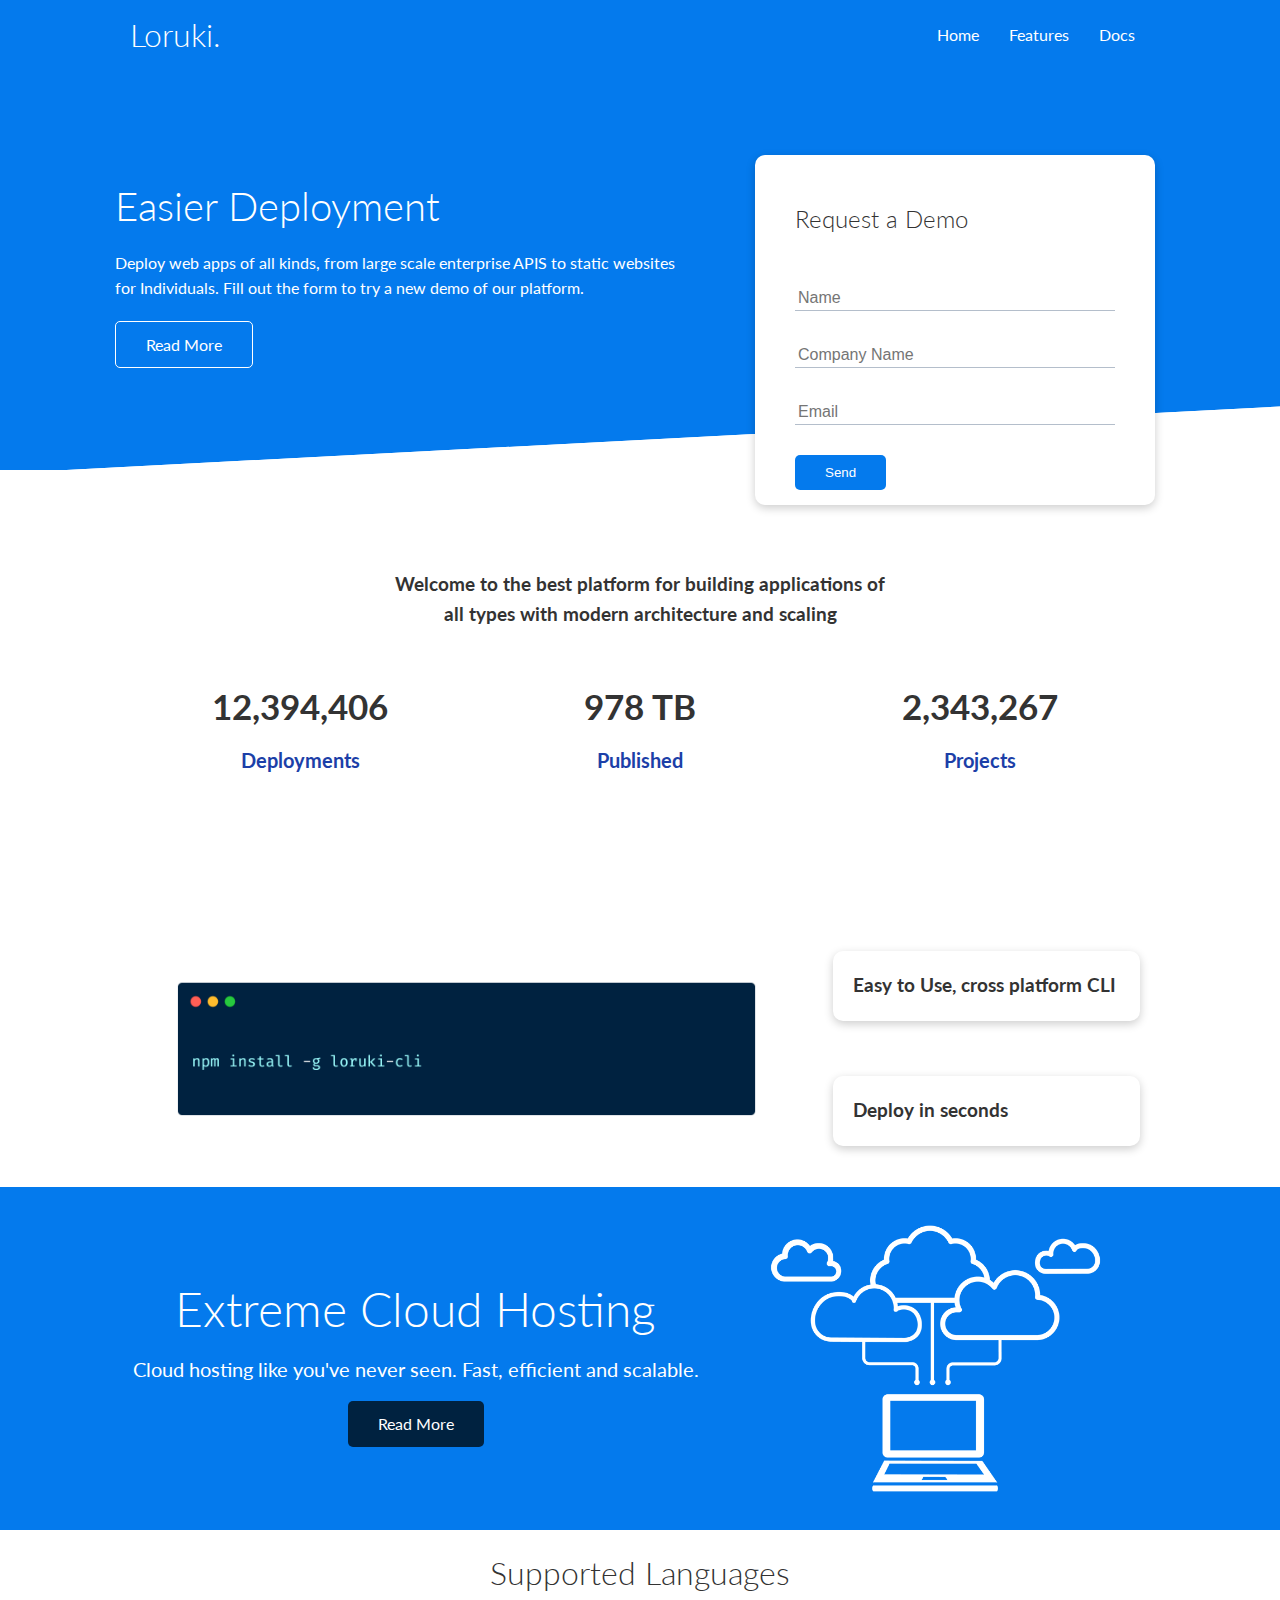
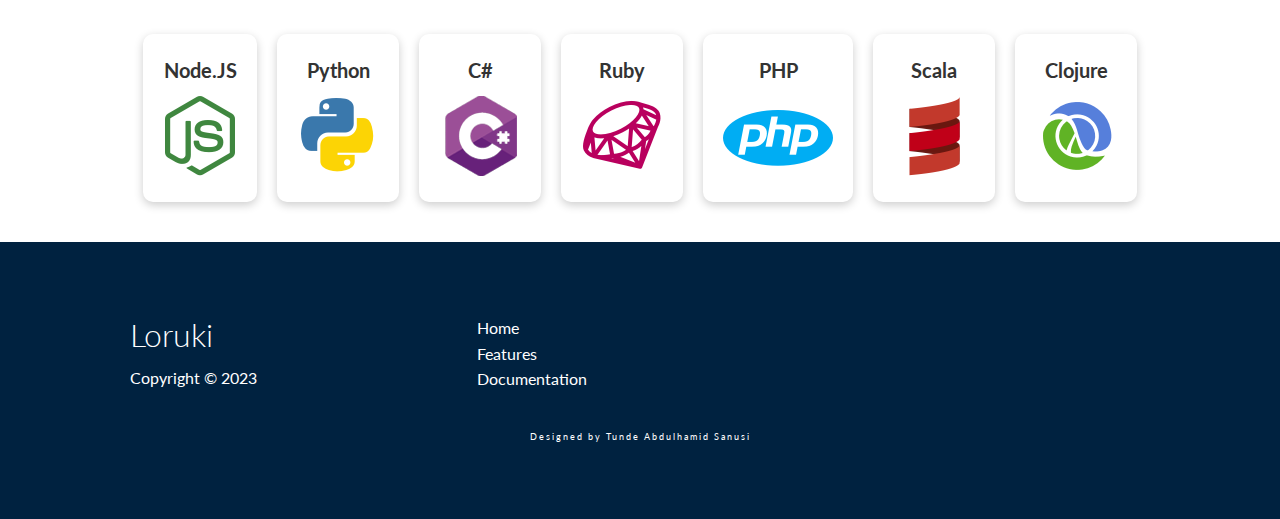
<file: index.html>
<!DOCTYPE html>
<html lang="en">
<head>
    <meta charset="UTF-8">
    <meta http-equiv="X-UA-Compatible" content="IE=edge">
    <meta name="viewport" content="width=device-width, initial-scale=1.0">
    <link rel="stylesheet" href="./css/utilities.css">
    <link rel="stylesheet" href="./css/styles.css">
    <link rel="stylesheet" href="https://cdnjs.cloudflare.com/ajax/libs/font-awesome/6.4.0/css/all.min.css" integrity="sha512-iecdLmaskl7CVkqkXNQ/ZH/XLlvWZOJyj7Yy7tcenmpD1ypASozpmT/E0iPtmFIB46ZmdtAc9eNBvH0H/ZpiBw==" crossorigin="anonymous" referrerpolicy="no-referrer" />
    
    <title>Loruki | Cloud Hosting for Everyone</title>
</head>
<body>
    <!-- Navbar -->

    <div class="navbar">
        <div class="container flex">
            <h1>Loruki.</h1>

            <nav>
                <ul>

                <li><a href="index.html">Home</a></li>
                <li><a href="features.html">Features</a></li>
                <li><a href="docs.html">Docs</a></li>

                </ul>
            </nav>
        </div>
    </div>



    <!-- Showcase Section -->

    <section class="showcase">
        <div class="container grid">
            <div class="showcase-text">

                <h1>Easier Deployment</h1>

                <p>
                    Deploy web apps of all kinds, from large scale enterprise APIS to static websites for Individuals. Fill out the form to try a new demo of our platform.
                </p>

                <a href="features.html" class="btn btn-outline">Read More</a>
            </div>

            <div class="showcase-form card">
                <h2>Request a Demo</h2>

                <form name="contact" method="POST" netlify-honeypot="bot-field" data-netlify="true">
                    <input type="hidden" name="form-name" value="contact">
                    <p class="hidden">
                        <label>
                          Don't fill this out if you're human: <input name="bot-field" />
                        </label>
                      </p>
                    <div class="form-control">
                        <input type="text" name="name" placeholder="Name" required>
                    </div>

                    <div class="form-control">
                        <input type="text" name="company" placeholder="Company Name" required>
                    </div>

                    <div class="form-control">
                        <input type="email" name="email" placeholder="Email" required>
                    </div>

                    <input type="submit" value="Send" class="btn btn-primary">
                </form>

            </div>

        </div>
    </section>

    <!-- Stats Section for Loruki Website -->
    <section class="stats">
        <div class="container">
            <h3 class="stats-heading text-center my-1">
                Welcome to the best platform for building applications of all types with modern architecture and scaling
            </h3>

            <div class="grid grid-3 text-center my-4">
                <div>
                    <i class="fas fa-server fa-3x"></i>
                    <h3>12,394,406</h3>
                    <p class="text-secondary">Deployments</p>
                </div>
                <div>
                    <i class="fas fa-upload fa-3x"></i>
                    <h3>978 TB</h3>
                    <p class="text-secondary">Published</p>
                </div>
                <div>
                    <i class="fas fa-project-diagram fa-3x"></i>
                    <h3>2,343,267</h3>
                    <p class="text-secondary">Projects</p>
                </div>
            </div>

        </div>
    </section>

    <!-- Cli -->

    <section class="cli">
        <div class="container grid">
            <img src="images/cli.png" alt="">

            <div class="card">
                <h3>Easy to Use, cross platform CLI</h3>
            </div>

            <div class="card">
                <h3>Deploy in seconds</h3>
            </div>
        </div>
    </section>


    <!-- Cloud -->
    <section class="cloud bg-primary my-2 py-2">
        <div class="container grid">
            <div class="text-center">
                <h2 class="lg">Extreme Cloud Hosting</h2>
                <p class="lead my-1">Cloud hosting like you've never seen. Fast, efficient and scalable.</p>

                <a href="features.html" class="btn btn-dark">Read More</a>
            </div>

            <img src="images/cloud.png" alt="">
        </div>
    </section>

    <!-- Languages -->
    <section class="languages">
        <h2 class="md text-center my-2">
            Supported Languages
        </h2>

        <div class="container flex">
            <div class="card">
                <h4>Node.JS</h4>
                <img src="images/logos/node.png" alt="">
            </div>
            <div class="card">
                <h4>Python</h4>
                <img src="images/logos/python.png" alt="">
            </div>
            <div class="card">
                <h4>C#</h4>
                <img src="images/logos/csharp.png" alt="">
            </div>
            <div class="card">
                <h4>Ruby</h4>
                <img src="images/logos/ruby.png" alt="">
            </div>
            <div class="card">
                <h4>PHP</h4>
                <img src="images/logos/php.png" alt="">
            </div>
            <div class="card">
                <h4>Scala</h4>
                <img src="images/logos/scala.png" alt="">
            </div>
            <div class="card">
                <h4>Clojure</h4>
                <img src="images/logos/clojure.png" alt="">
            </div>            
        </div>
    </section>

    <!-- Footer -->
    <footer class="footer bg-dark py-5">
        <div class="container grid grid-3">
            <div>
                <h1>Loruki</h1>
                <p>
                    Copyright &copy 2023
                </p>
            </div>

            <nav>
                <ul>
                    <li><a href="index.html">Home</a></li>
                    <li><a href="features.html">Features</a></li>
                    <li><a href="docs.html">Documentation</a></li>
                </ul>
            </nav>

            <div class="social">
                <a href="https://github.com/tuhamworld" target="_blank"><i class="fab fa-github fa-2x"></i></a>
                <a href="https://twitter.com/tuhamworld" target="_blank"><i class="fab fa-twitter fa-2x"></i></a>
                <a href="https://instagram.com/tuhamworld"  target="_blank"><i class="fab fa-instagram fa-2x"></i></a>
                <a href="https://facebook.com/tuhamworld" target="_blank"><i class="fab fa-facebook fa-2x"></i></a>
            </div>

         
        </div>
        <p class="copyright">Designed by <a href="https://tuhamworld.github.io/my-website" target="blank">Tunde Abdulhamid Sanusi</a></p>
    </footer>
</body>
</html>
</file>
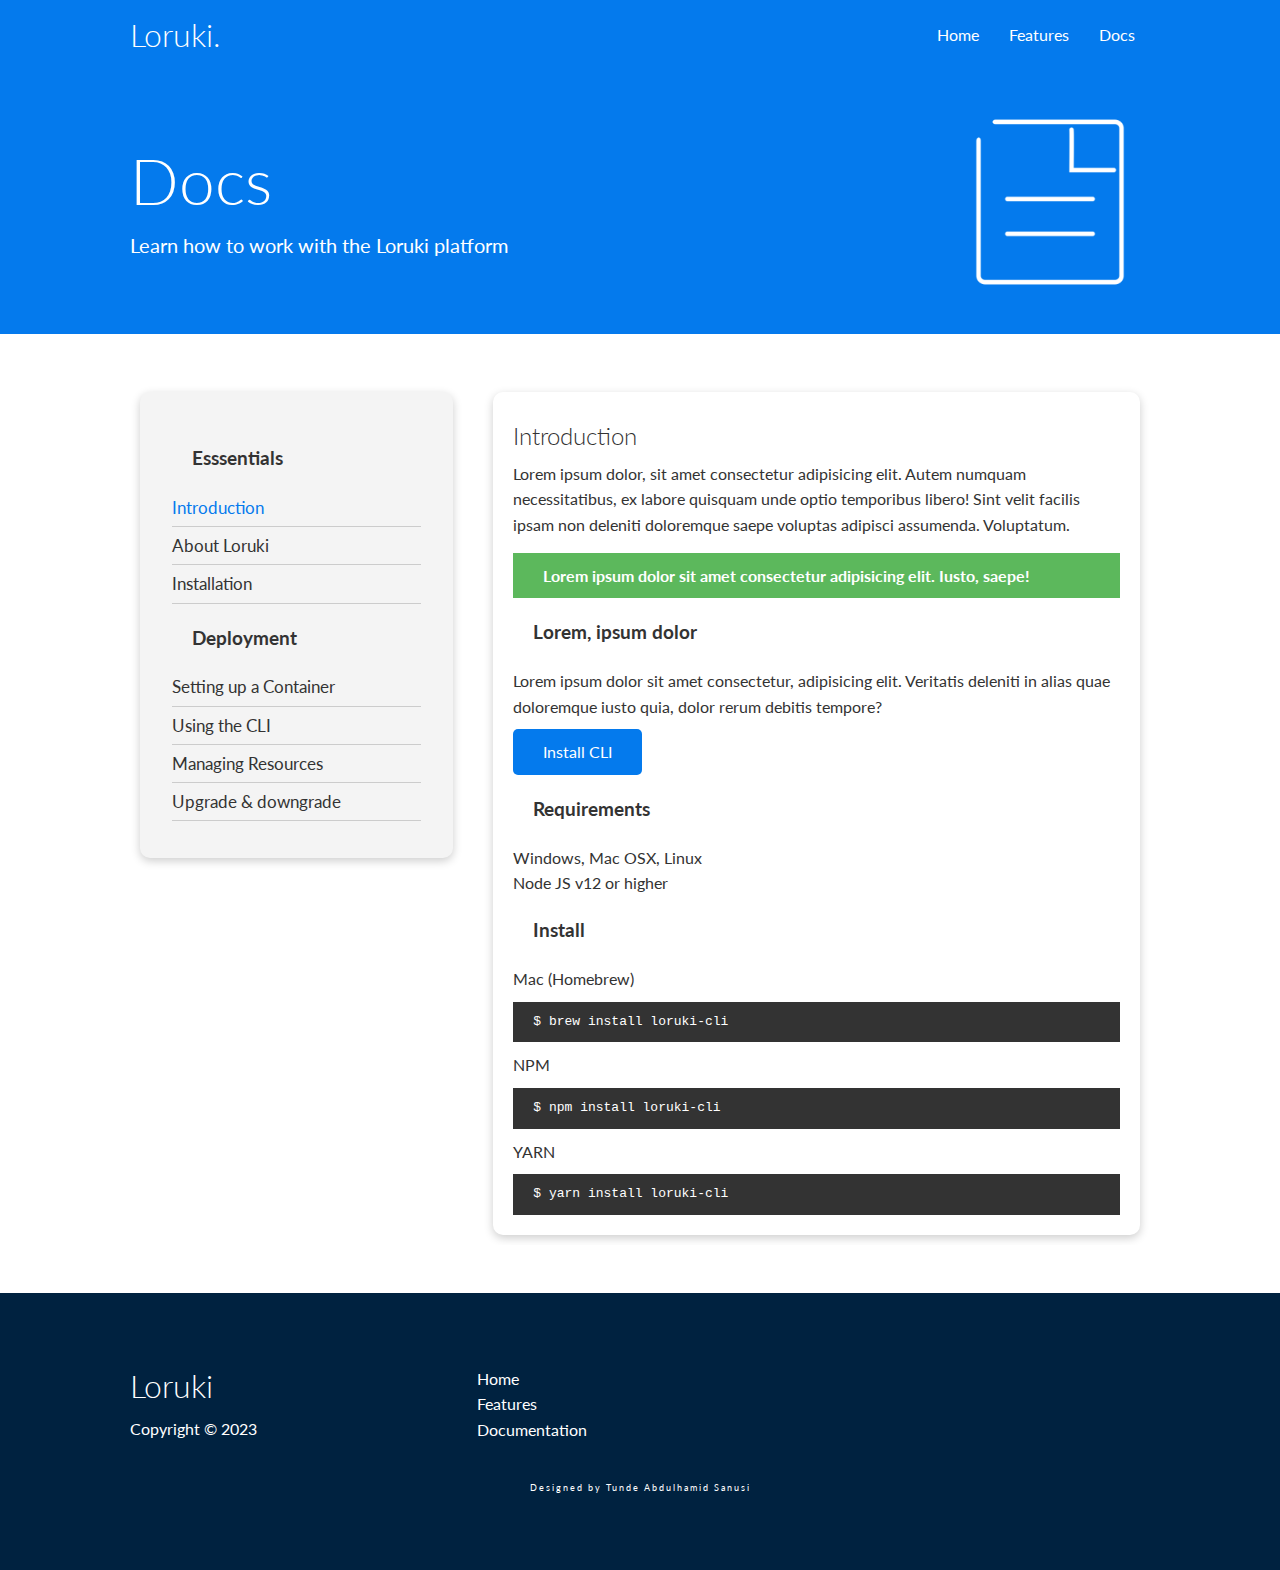
<file: docs.html>
<!DOCTYPE html>
<html lang="en">
<head>
    <meta charset="UTF-8">
    <meta http-equiv="X-UA-Compatible" content="IE=edge">
    <meta name="viewport" content="width=device-width, initial-scale=1.0">
    <link rel="stylesheet" href="./css/utilities.css">
    <link rel="stylesheet" href="./css/styles.css">
    <link rel="stylesheet" href="https://cdnjs.cloudflare.com/ajax/libs/font-awesome/6.4.0/css/all.min.css" integrity="sha512-iecdLmaskl7CVkqkXNQ/ZH/XLlvWZOJyj7Yy7tcenmpD1ypASozpmT/E0iPtmFIB46ZmdtAc9eNBvH0H/ZpiBw==" crossorigin="anonymous" referrerpolicy="no-referrer" />
    
    <title>Loruki | Cloud Hosting for Everyone</title>
</head>
<body>
    <!-- Navbar -->

    <div class="navbar">
        <div class="container flex">
            <h1>Loruki.</h1>

            <nav>
                <ul>

                <li><a href="index.html">Home</a></li>
                <li><a href="features.html">Features</a></li>
                <li><a href="docs.html">Docs</a></li>

                </ul>
            </nav>
        </div>
    </div>

    <!-- Head -->
    <section class="docs-head bg-primary py-3">
        <div class="container grid">
            <div>
                <h1 class="xl">Docs</h1>
                <p class="lead">
                    Learn how to work with the Loruki platform
                </p>

            </div>

            <img src="images/docs.png" alt="server image">
        </div>
    </section>

    <!-- Docs Main -->
    <section class="docs-main my-4">
        <div class="container grid">

            <!-- First Grid Layout starts here -->
            <div class="card bg-light p-3">
                <h3 class="my-2">Esssentials</h3>
                <nav>
                    <ul>
                        <li><a class="text-primary" href="#">Introduction</a></li>
                        <li><a href="#">About Loruki</a></li>
                        <li><a href="#">Installation</a></li>
                    </ul>
                </nav>
                
                <h3 class="my-2">Deployment</h3>
                <nav>
                    <ul>
                        <li><a href="#">Setting up a Container</a></li>
                        <li><a href="#">Using the CLI</a></li>
                        <li><a href="#">Managing Resources</a></li>
                        <li><a href="#">Upgrade & downgrade</a></li>
                    </ul>
                </nav>
                
            </div>
            <!-- First Grid Layout ends here -->

            <!-- Second Grid Layout Starts here -->
            <div class="card">
                <h2>Introduction</h2>
                <p>
                    Lorem ipsum dolor, sit amet consectetur adipisicing elit. Autem numquam necessitatibus, ex labore quisquam unde optio temporibus libero! Sint velit facilis ipsam non deleniti doloremque saepe voluptas adipisci assumenda. Voluptatum.
                </p>
                
                <div class="alert alert-success">
                    <i class="fas fa-info"></i> Lorem ipsum dolor sit amet consectetur adipisicing elit. Iusto, saepe!
                </div>
                
                <h3>Lorem, ipsum dolor</h3>
                <p>Lorem ipsum dolor sit amet consectetur, adipisicing elit. Veritatis deleniti in alias quae doloremque iusto quia, dolor rerum debitis tempore?</p>

                <a href="#" class="btn btn-primary">Install CLI</a>

                <h3>Requirements</h3>
                <ul>
                    <li>Windows, Mac OSX, Linux</li>
                    <li>Node JS v12 or higher</li>
                </ul>

                <h3>Install</h3>
                <p>Mac (Homebrew)</p>
                <pre><code>$ brew install loruki-cli</code></pre>
                
                <p>NPM</p>
                <pre><code>$ npm install loruki-cli</code></pre>
                <p>YARN</p>
                <pre><code>$ yarn install loruki-cli</code></pre>
                
                
            </div>
            <!-- Second Grid Layout Starts here -->
            
        </div>

    </section>
    
    <!-- Footer -->
    <footer class="footer bg-dark py-5">
        <div class="container grid grid-3">
            <div>
                <h1>Loruki</h1>
                <p>
                    Copyright &copy 2023
                </p>
            </div>

            <nav>
                <ul>
                    <li><a href="index.html">Home</a></li>
                    <li><a href="features.html">Features</a></li>
                    <li><a href="docs.html">Documentation</a></li>
                </ul>
            </nav>

            <div class="social">
                <a href="https://github.com/tuhamworld" target="_blank"><i class="fab fa-github fa-2x"></i></a>
                <a href="https://twitter.com/tuhamworld" target="_blank"><i class="fab fa-twitter fa-2x"></i></a>
                <a href="https://instagram.com/tuhamworld"  target="_blank"><i class="fab fa-instagram fa-2x"></i></a>
                <a href="https://facebook.com/tuhamworld" target="_blank"><i class="fab fa-facebook fa-2x"></i></a>
            </div>
        </div>
        <p class="copyright">Designed by <a href="https://tuhamworld.github.io/my-website" target="blank">Tunde Abdulhamid Sanusi</a></p>
    </footer>
</body>
</html>
</file>
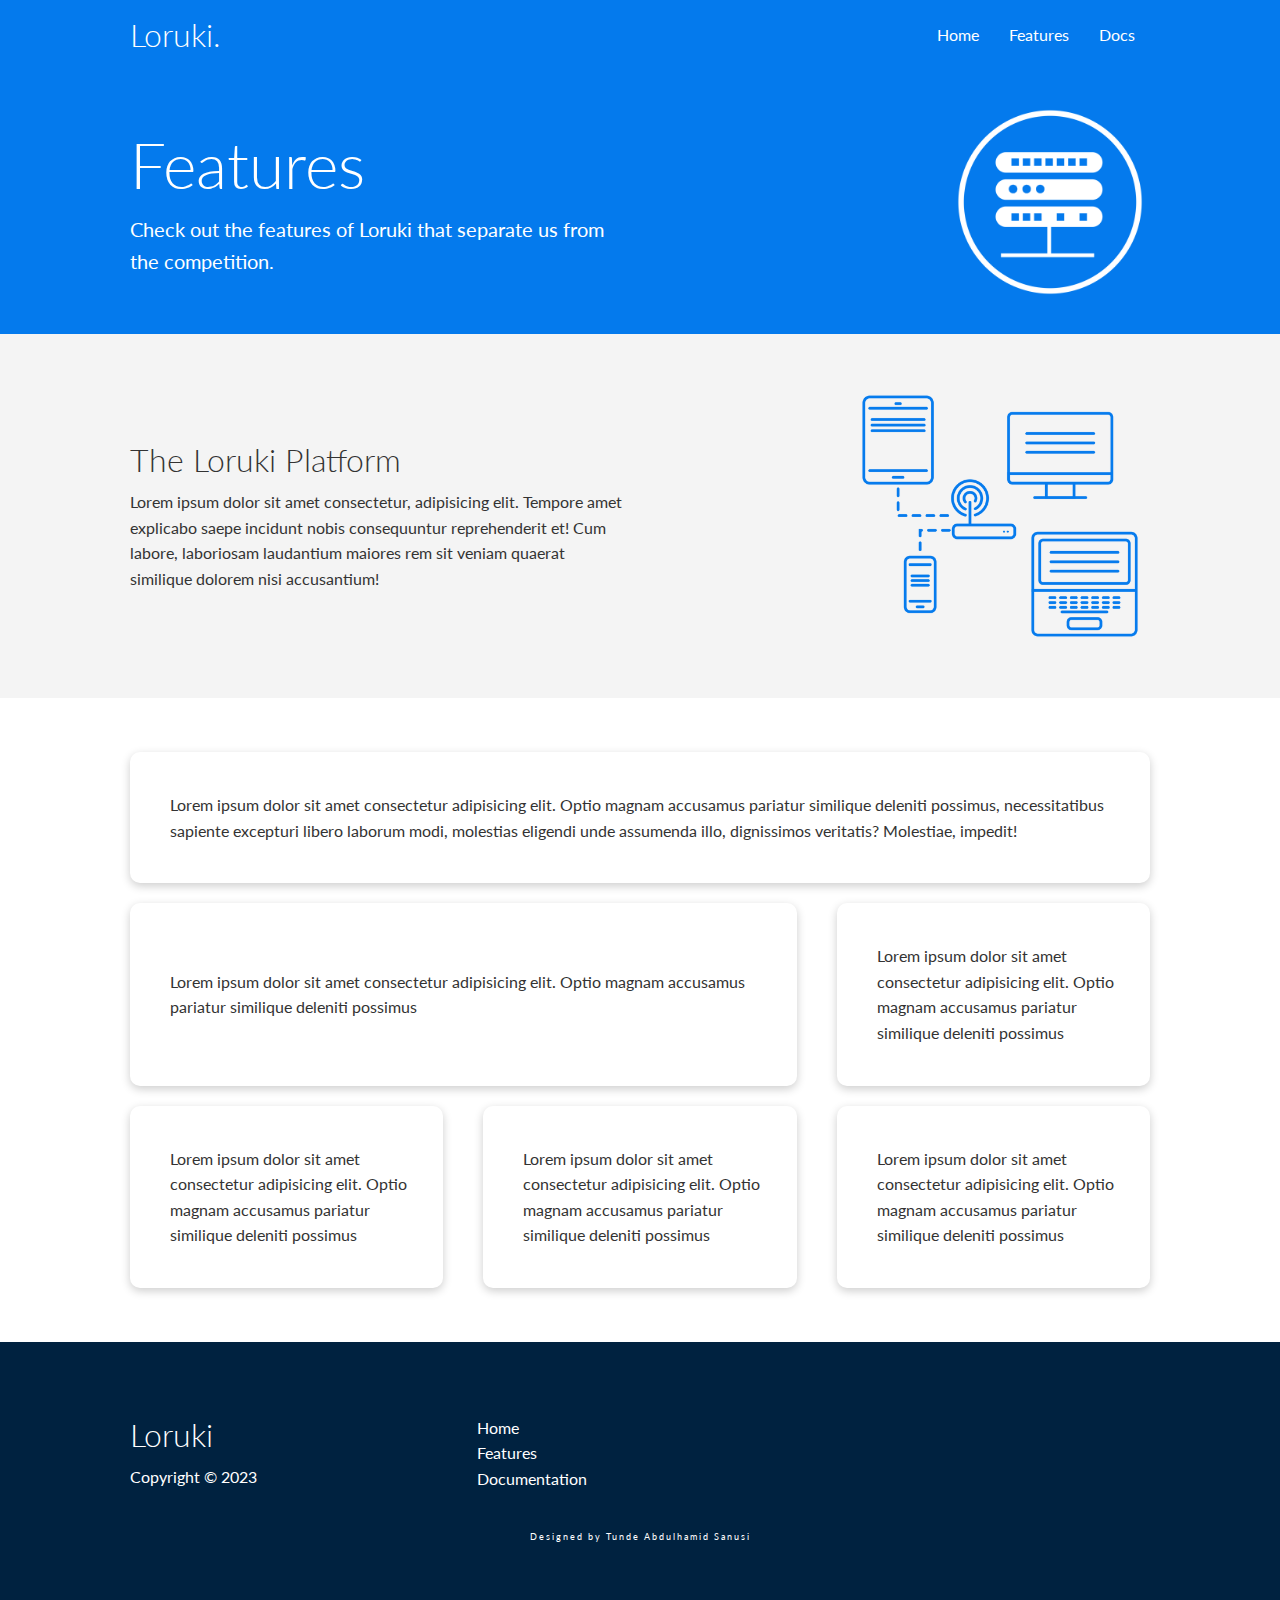
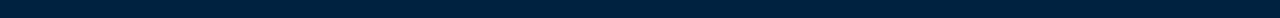
<file: features.html>
<!DOCTYPE html>
<html lang="en">
<head>
    <meta charset="UTF-8">
    <meta http-equiv="X-UA-Compatible" content="IE=edge">
    <meta name="viewport" content="width=device-width, initial-scale=1.0">
    <link rel="stylesheet" href="./css/utilities.css">
    <link rel="stylesheet" href="./css/styles.css">
    <link rel="stylesheet" href="https://cdnjs.cloudflare.com/ajax/libs/font-awesome/6.4.0/css/all.min.css" integrity="sha512-iecdLmaskl7CVkqkXNQ/ZH/XLlvWZOJyj7Yy7tcenmpD1ypASozpmT/E0iPtmFIB46ZmdtAc9eNBvH0H/ZpiBw==" crossorigin="anonymous" referrerpolicy="no-referrer" />
    
    <title>Loruki | Cloud Hosting for Everyone</title>
</head>
<body>
    <!-- Navbar -->

    <div class="navbar">
        <div class="container flex">
            <h1>Loruki.</h1>

            <nav>
                <ul>

                <li><a href="index.html">Home</a></li>
                <li><a href="features.html">Features</a></li>
                <li><a href="docs.html">Docs</a></li>

                </ul>
            </nav>
        </div>
    </div>

    <!-- Head -->
    <section class="features-head bg-primary py-3">
        <div class="container grid">
            <div>
                <h1 class="xl">Features</h1>
                <p class="lead">
                    Check out the features of Loruki that separate us from the competition.
                </p>

            </div>

            <img src="images/server.png" alt="server image">
        </div>
    </section>

    <!-- Sub head -->
    <section class="features-sub-head bg-light py-3">
        <div class="container grid">
            <div>
            <h1 class="md">The Loruki Platform</h1>
            <p>
                Lorem ipsum dolor sit amet consectetur, adipisicing elit. Tempore amet explicabo saepe incidunt nobis consequuntur reprehenderit et! Cum labore, laboriosam laudantium maiores rem sit veniam quaerat similique dolorem nisi accusantium!
            </p>
        </div>
        <img src="images/server2.png" alt="">
    </div>
    </section>

    <!-- Main Features -->
    <section class="features-main my-2">
        <div class="container grid grid-3">
            <div class="card flex">
                <i class="fas fa-server fa-3x"></i>
                <p>
                    Lorem ipsum dolor sit amet consectetur adipisicing elit. Optio magnam accusamus pariatur similique deleniti possimus, necessitatibus sapiente excepturi libero laborum modi, molestias eligendi unde assumenda illo, dignissimos veritatis? Molestiae, impedit!
                </p>

            </div>
            
            <div class="card flex">
                <i class="fas fa-code fa-3x"></i>
                <p>
                    Lorem ipsum dolor sit amet consectetur adipisicing elit. Optio magnam accusamus pariatur similique deleniti possimus
                </p>

            </div>
            <div class="card flex">
                <i class="fas fa-upload fa-3x"></i>
                <p>
                    Lorem ipsum dolor sit amet consectetur adipisicing elit. Optio magnam accusamus pariatur similique deleniti possimus
                </p>

            </div>
            <div class="card flex">
                <i class="fas fa-database fa-3x"></i>
                <p>
                    Lorem ipsum dolor sit amet consectetur adipisicing elit. Optio magnam accusamus pariatur similique deleniti possimus
                </p>

            </div>
            <div class="card flex">
                <i class="fas fa-power-off fa-3x"></i>
                <p>
                    Lorem ipsum dolor sit amet consectetur adipisicing elit. Optio magnam accusamus pariatur similique deleniti possimus
                </p>

            </div>
            <div class="card flex">
                <i class="fas fa-laptop fa-3x"></i>
                <p>
                    Lorem ipsum dolor sit amet consectetur adipisicing elit. Optio magnam accusamus pariatur similique deleniti possimus
                </p>

            </div>
        </div>

    </section>


    <!-- Footer -->
    <footer class="footer bg-dark py-5">
        <div class="container grid grid-3">
            <div>
                <h1>Loruki</h1>
                <p>
                    Copyright &copy 2023
                </p>
            </div>

            <nav>
                <ul>
                    <li><a href="index.html">Home</a></li>
                    <li><a href="features.html">Features</a></li>
                    <li><a href="docs.html">Documentation</a></li>
                </ul>
            </nav>

            <div class="social">
                <a href="https://github.com/tuhamworld" target="_blank"><i class="fab fa-github fa-2x"></i></a>
                <a href="https://twitter.com/tuhamworld" target="_blank"><i class="fab fa-twitter fa-2x"></i></a>
                <a href="https://instagram.com/tuhamworld"  target="_blank"><i class="fab fa-instagram fa-2x"></i></a>
                <a href="https://facebook.com/tuhamworld" target="_blank"><i class="fab fa-facebook fa-2x"></i></a>
            </div>
        </div>
        <p class="copyright">Designed by <a href="https://tuhamworld.github.io/my-website" target="blank">Tunde Abdulhamid Sanusi</a></p>
    </footer>
</body>
</html>
</file>
<file: css/utilities.css>
.container {
    max-width: 1100px;
    margin: 0 auto;
    overflow: auto;
    padding: 0 40px;
}

.flex {
    display: flex;
    justify-content: center;
    align-items: center;
    height: 100%;
}

.grid {
    display: grid;
    grid-template-columns: repeat(2, 1fr);
    gap: 20px;
    justify-content: center;
    align-items: center;
    height: 100%;
    
}

.grid-3 {
    grid-template-columns: repeat(3, 1fr);
}

.card {
    color: #333;
    background-color: #fff;
    border-radius: 10px;
    box-shadow: 0 3px 10px rgba(0,0,0, 0.2);
    padding: 20px;
    margin: 10px;
}

.btn {
    display: inline-block;
    padding: 10px 30px;
    cursor: pointer;
    background-color: var(--primary-color);
    color: #fff;
    border: none;
    border-radius: 5px;
}

.btn-outline {
    background-color: transparent;
    border: 1px solid #fff;
}

.btn:hover{
    transform: scale(.98);
}

/* Backgrounds & colored buttons */
.bg-primary,
.btn-primary {
    background-color: var(--primary-color);
    color: #fff;
}


.bg-secondary,
.btn-secondary {
    background-color: var(--secondary-color);
    color: #fff;
}

.bg-dark,
.btn-dark {
    background-color: var(--dark-color);
    color: #fff;
}

.bg-light,
.btn-light {
    background-color: var(--light-color);
    color: #333;
}

.bg-primary a,
.btn-primary a,
.bg-secondary a,
.btn-secondary a,
.bg-dark a,
.btn-dark a {
    color: #fff;
}


/* Text Colors */
.text-primary{
    color: var(--primary-color);
}


.text-secondary {
    color: var(--secondary-color);
  
}

.text-dark {
    color: var(--dark-color);

}

.text-light{
    color: var(--light-color);

}



/* Text Sizes */
.lead {
    font-size: 20px;
}

.sm {
    font-size: 1rem;
}

.md {
    font-size: 2rem;
}

.lg {
    font-size: 3rem;
}

.xl {
    font-size: 4rem;
}


.text-center {
    text-align: center;
}


/* Alert */
.alert {
    background-color: var(--light-color);
    padding: 10px 20px;
    font-weight: bold;
    margin: 15px 0px;
}

.alert i {
    margin-right: 10px;
}

.alert-success {
    background-color: var(--success-color);
    color: #fff;
}

.alert-error {
    background-color: var(--error-color);
    color: #fff;
}




/* Margin */

.my-1 {
    margin: 1rem 0;
}

.my-2 {
    margin: 1.5rem 0;
}

.my-3 {
    margin: 2rem 0;
}

.my-4 {
    margin: 3rem 0;
}

.my-5 {
    margin: 4rem 0;
}


.m-1 {
    margin: 1rem;
}

.m-2 {
    margin: 1.5rem;
}

.m-3 {
    margin: 2rem;
}

.m-4 {
    margin: 3rem;
}

.m-5 {
    margin: 4rem;
}




/* Padding */

.py-1 {
    padding: 1rem 0;
}

.py-2 {
    padding: 1.5rem 0;
}

.py-3 {
    padding: 2rem 0;
}

.py-4 {
    padding: 3rem 0;
}

.py-5 {
    padding: 4rem 0;
}


.p-1 {
    padding: 1rem;
}

.p-2 {
    padding: 1.5rem;
}

.p-3 {
    padding: 2rem;
}

.p-4 {
    padding: 3rem;
}

.p-5 {
    padding: 4rem;
}
</file>
<file: css/styles.css>
/* Importing Fonts */
@import url('https://fonts.googleapis.com/css2?family=Lato:wght@300&display=swap');


/* Custom Properties (defining variable )*/


:root {  /* Root means we can use it anywhere */
     --primary-color: #047aed;
     --secondary-color: #1c3fa8;
     --dark-color: #002240;
     --light-color: #f4f4f4;
     --success-color: #5cb85c;
     --error-color: #d9534f;
}


/* Resetting the page */

* {
    box-sizing: border-box;
    padding: 0;
    margin: 0;
}


/*  General Settings */

body {
    font-family: 'Lato', sans-serif;
    color: #333;
    line-height: 1.6;
}

html {
    scroll-behavior: smooth;
}

ul {
    list-style: none;
}

a {
text-decoration: none;
color: #333;
}

h1, h2 {
    font-weight: 300;
    margin: 10px 0px;
    line-height: 1.2;
}

p {
    margin: 10px 0px;
}

img {
    width: 100%;
}

/* Code Styles */

code, pre {
    background-color: #333;
    color: #fff;
    padding: 10px;
}

.hidden {
    visibility: hidden;
    height: 0;
}


/* Navbar Styles */

.navbar ul {
    display: flex;
}

.navbar a {
    color: #fff;
    padding: 10px;
    margin: 0 5px;
}

.navbar a:hover{
    border-bottom: 2px #fff solid;
}


.navbar .flex {
    justify-content: space-between;
}

.navbar {
    background-color: var(--primary-color);
    color: #fff;
    height: 70px;
}


/* Showcase */

.showcase {
    height: 400px;
    background-color: var(--primary-color);
    color: #fff;
    position: relative;

}

.showcase .grid {
    overflow: visible;
    grid-template-columns: 55% 45%;
    gap: 30px;
}

.showcase h1 {
    font-size: 40px;
}

.showcase p {
    margin: 20px 0px;
    
}

.showcase-form {
   position: relative;
   top: 60px;
   height: 350px;
   width: 400px;
   padding: 40px;
   z-index: 100;
   justify-self: flex-end;
   animation: slideInFromRight 1s ease-in;
}

.showcase-text {
    animation: slideInFromLeft 1s ease-in;
}

.showcase .form-control {
    margin: 30px 0;
}

.showcase-form input[type='text'],
.showcase-form input[type='email'] {
    border: 0;
    border-bottom: 1px solid #b4becb;
    width: 100%;
    padding: 3px;
    font-size: 16px;
}

.showcase-form input:focus{
    outline: none;
}

.showcase::before, .showcase::after {
    content: '';
    position: absolute;
    height: 100px;
    bottom: -70px;
    left: 0;
    right: 0;
    background-color: #fff;
    transform: skewY(-3deg);
    -webkit-transform: skewY(-3deg);
    -moz-transform: skewY(-3deg);
    -ms-transform: skewY(-3deg);
}


/* Styles for Stats */
.stats {
    padding: 100px;
    animation: slideInFromBottom 1s ease-in;
}

.stats-heading {
    max-width: 500px;
    margin: auto;
}

.stats .grid h3 {
    font-size: 35px;
}

.stats .grid p {
    font-size: 20px;
    font-weight: bold;
} 

/* Cli */

.cli .grid {
    grid-template-columns: repeat(3, 1fr);
    grid-template-rows: repeat(2, 1fr);
}

.cli .grid > *:first-child {
    grid-column: 1 / span 2;
    grid-row: 1 / span 2
}

/* Cloud */

.cloud .grid {
    grid-template-columns: 4fr 3fr;
}

/* Languages */

.languages .flex {
    flex-wrap: wrap;
}

.languages .card {
    text-align: center;
    margin: 18px 10px 40px;
    transition: transform 0.2s ease-in;
}

.languages .card h4 {
    font-size: 20px;
    margin-bottom: 10px;
}

.languages .card:hover {
    transform: translateY(-15px);
}

/* Features */
.features-head img, .docs-head img {
    width: 200px;
    justify-self: flex-end;
}

/* Sub Head */
.features-sub-head img {
    width: 300px;
    justify-self: flex-end;

}

/* Features Main */
.features-main .card > i {
    margin-right: 20px;
}

.features-main .grid {
    padding: 30px;    
}

.features-main .grid > *:first-child {
    grid-column: 1 / span 3;
}

.features-main .grid > *:nth-child(2) {
    grid-column: 1 / span 2;
}

/* Docs Styles */

.docs-main h3 {
    margin: 20px;
}

.docs-main .grid {
    grid-template-columns: 1fr 2fr;
    align-items: flex-start;
}

.docs-main nav li {
    font-size: 17px;
    padding-bottom: 5px;
    margin-bottom: 5px;
    border-bottom: 1px #ccc solid;
}

.docs-main a:hover {
    font-weight: bold;
}





/* Footer */
.footer .social a {
    margin: 0 10px;
}

.footer .social a:hover {
    opacity: .8;
}

/* Animations */

@keyframes slideInFromLeft {
    0% {
        transform: translateX(-100%);
    }

    100% {
        transform: translateX(0);
    }
}

@keyframes slideInFromRight {
    0% {
        transform: translateX(100%);
    }

    100% {
        transform: translateX(0);
    }
}

@keyframes slideInFromTop {
    0% {
        transform: translateY(-100%);
    }

    100% {
        transform: translateX(0);
    }
}

@keyframes slideInFromBottom {
    0% {
        transform: translateY(100%);
    }

    100% {
        transform: translateX(0);
    }
}

.copyright {
    letter-spacing: 2px;;
    font-size: 9px;
    text-align: center;
    margin-top: 30px;
    
}


/*  Media Queries Starts from Here */


/*  Tablets and Under */
@media(max-width: 768px) {

    .grid,
    .showcase .grid,
    .stats .grid,
    .cli .grid,
    .cloud .grid,
    .features-main .grid,
    .docs-main .grid {
        grid-template-columns: 2fr;
        grid-template-rows: 1fr;
    }

    .showcase {
        height: auto;
    }

    .showcase-text {
        text-align: center;
        margin-top: 40px;
        animation: slideInFromTop 1s ease-in;
    }

    .showcase-form {
        justify-self: center;
        animation: slideInFromBottom 1s ease-in;
    }

    .cli .grid > *:first-child {
        grid-column: 1;
        grid-row: 1;
    }

    .features-head,
    .features-sub-head,
    .docs-head {
        text-align: center;
    }

    .features-head img,
    .features-sub-head img,
    .docs-head img {
        justify-self: center;
    }

    .features-main .grid > *:first-child,
    .features-main .grid > *:nth-child(2) {
        grid-column: 1;
    }


}

/* Mobile and Under */

@media(max-width: 500px) {

    .navbar {
        height: 110px;
    }

    .navbar .flex {
        flex-direction: column;
    }

    .navbar ul {
        padding: 10px;
        background-color: rgba(0,0,0, 0.1);
    }

}
</file>
